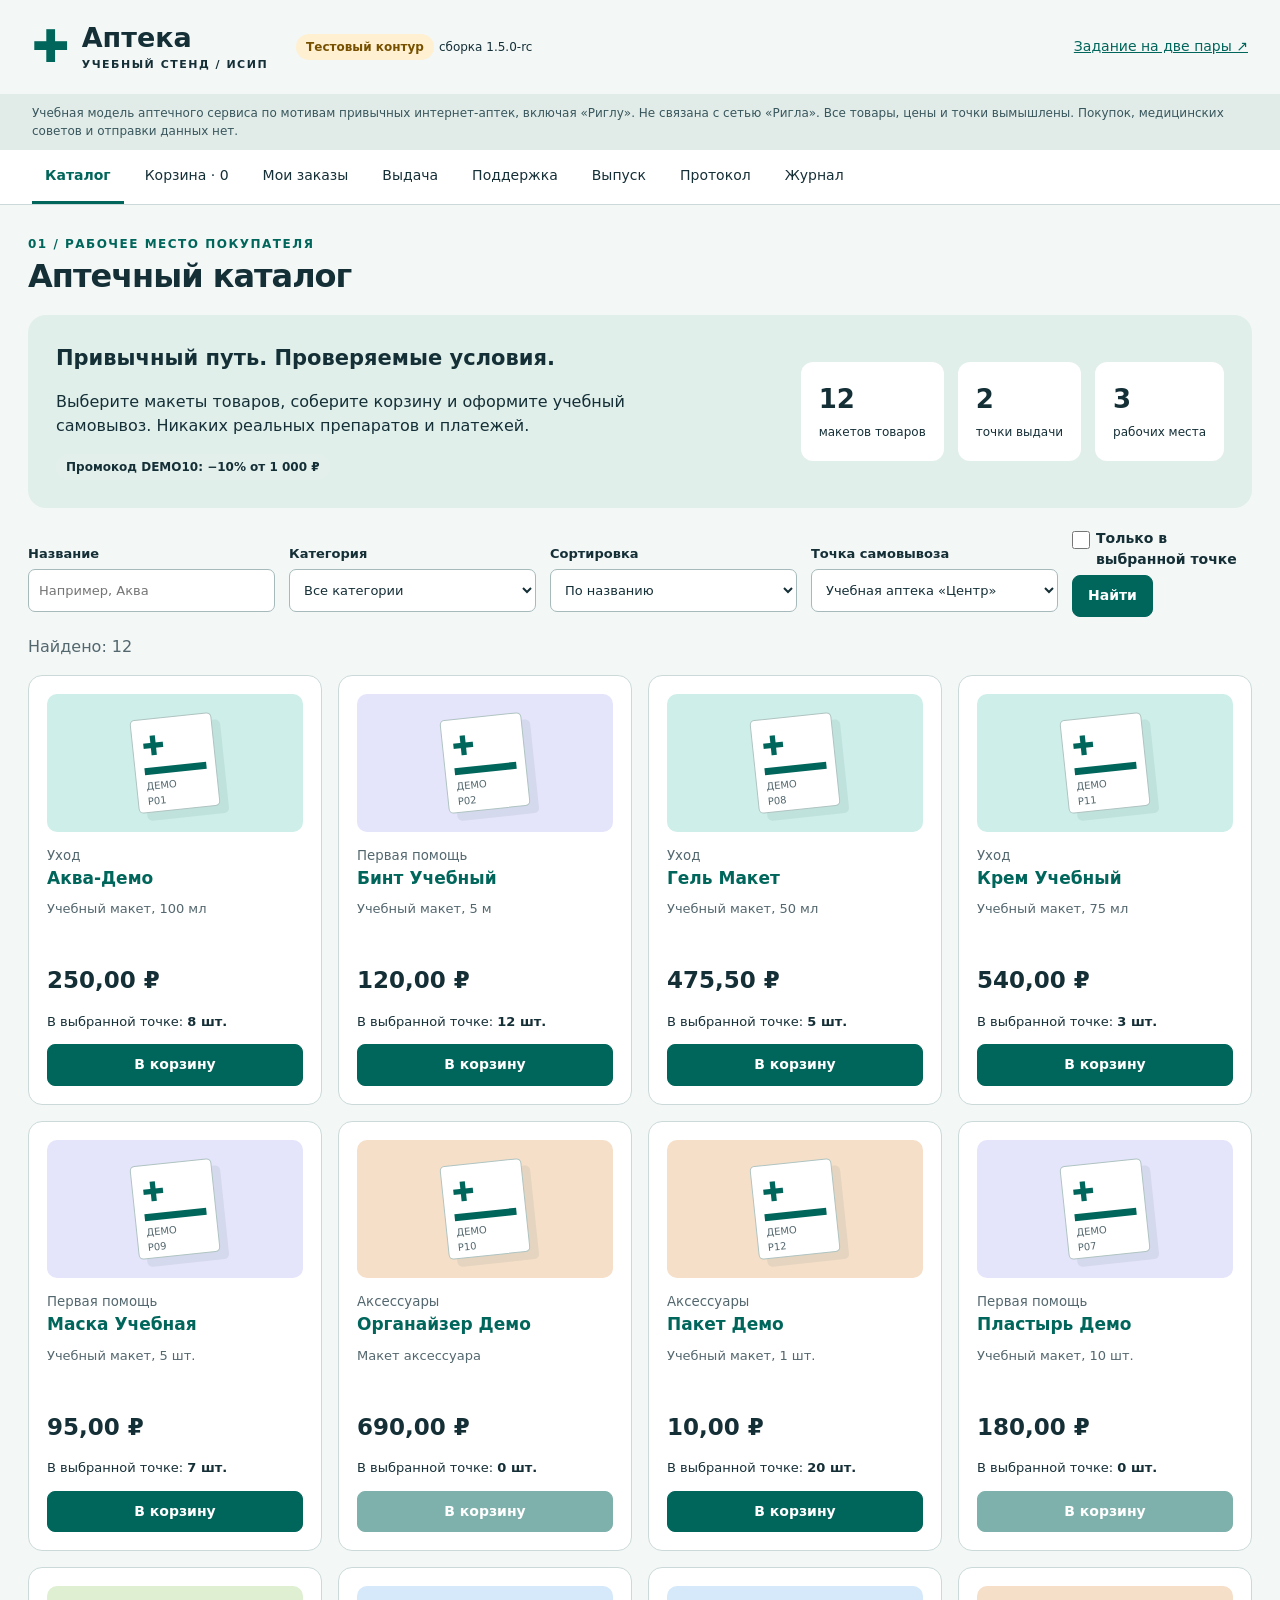
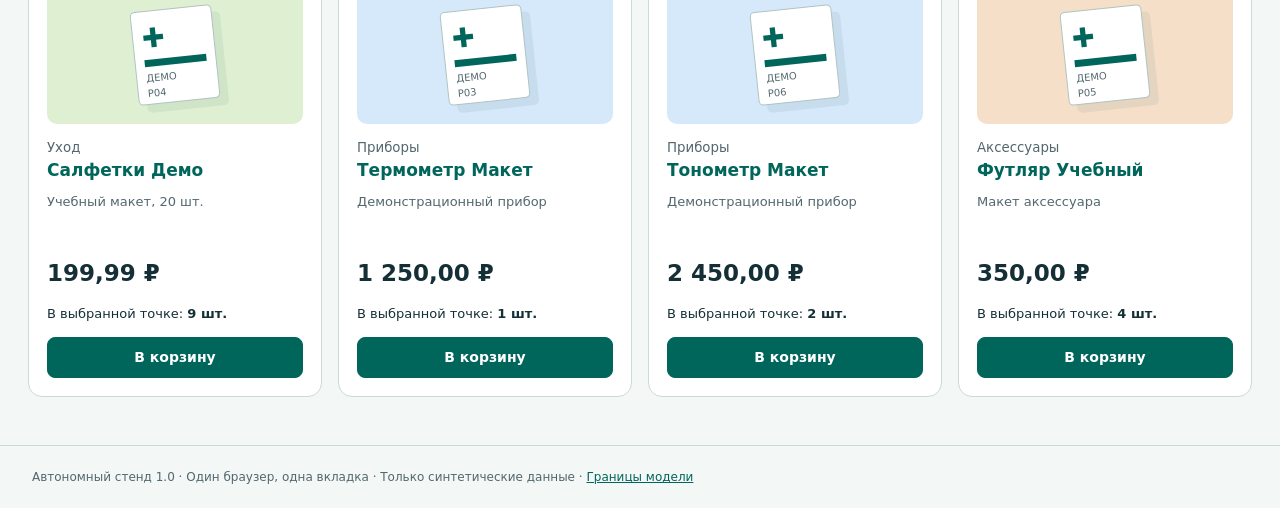
<file: index.html>
<!doctype html><html lang="ru"><head><meta charset="utf-8"><meta name="viewport" content="width=device-width,initial-scale=1"><meta name="color-scheme" content="light"><title>Аптека · учебный стенд</title><link rel="stylesheet" href="styles.css"></head><body><a class="skip" href="#main">Перейти к содержимому</a><header><div class="brand"><span class="cross" aria-hidden="true">✚</span><span>Аптека<span class="brand-sub">учебный стенд / ИСиП</span></span></div><div id="environment"></div><a class="help-link" href="practice.html">Задание на две пары ↗</a></header><div class="disclaimer">Учебная модель аптечного сервиса по мотивам привычных интернет-аптек, включая «Риглу». Не связана с сетью «Ригла». Все товары, цены и точки вымышлены. Покупок, медицинских советов и отправки данных нет.</div><nav aria-label="Основные экраны" id="nav"></nav><div id="storage-warning" role="alert" hidden></div><div id="notice" role="status" aria-live="polite"></div><main id="main" tabindex="-1"></main><footer>Автономный стенд 1.0 · Один браузер, одна вкладка · Только синтетические данные · <a href="practice.html#limits">Границы модели</a></footer><script src="data.js"></script><script src="app.js"></script></body></html>
</file>
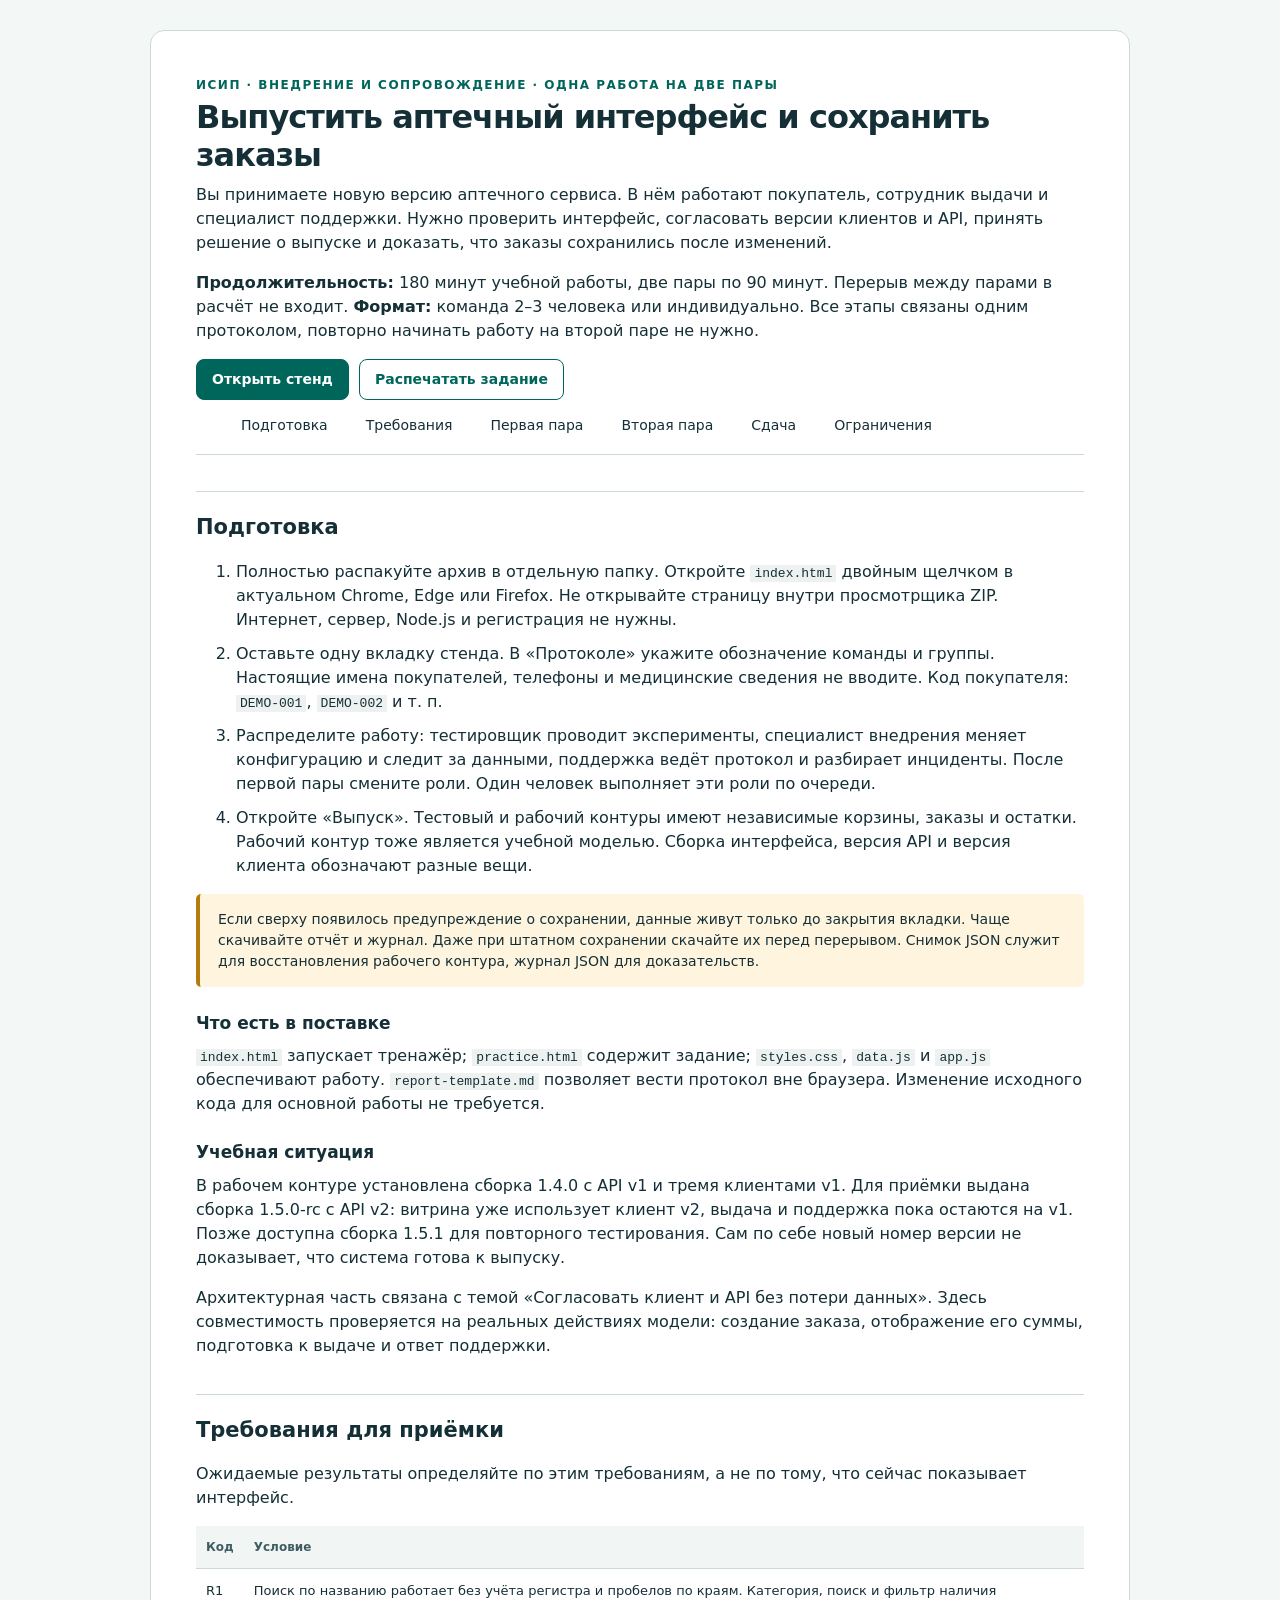
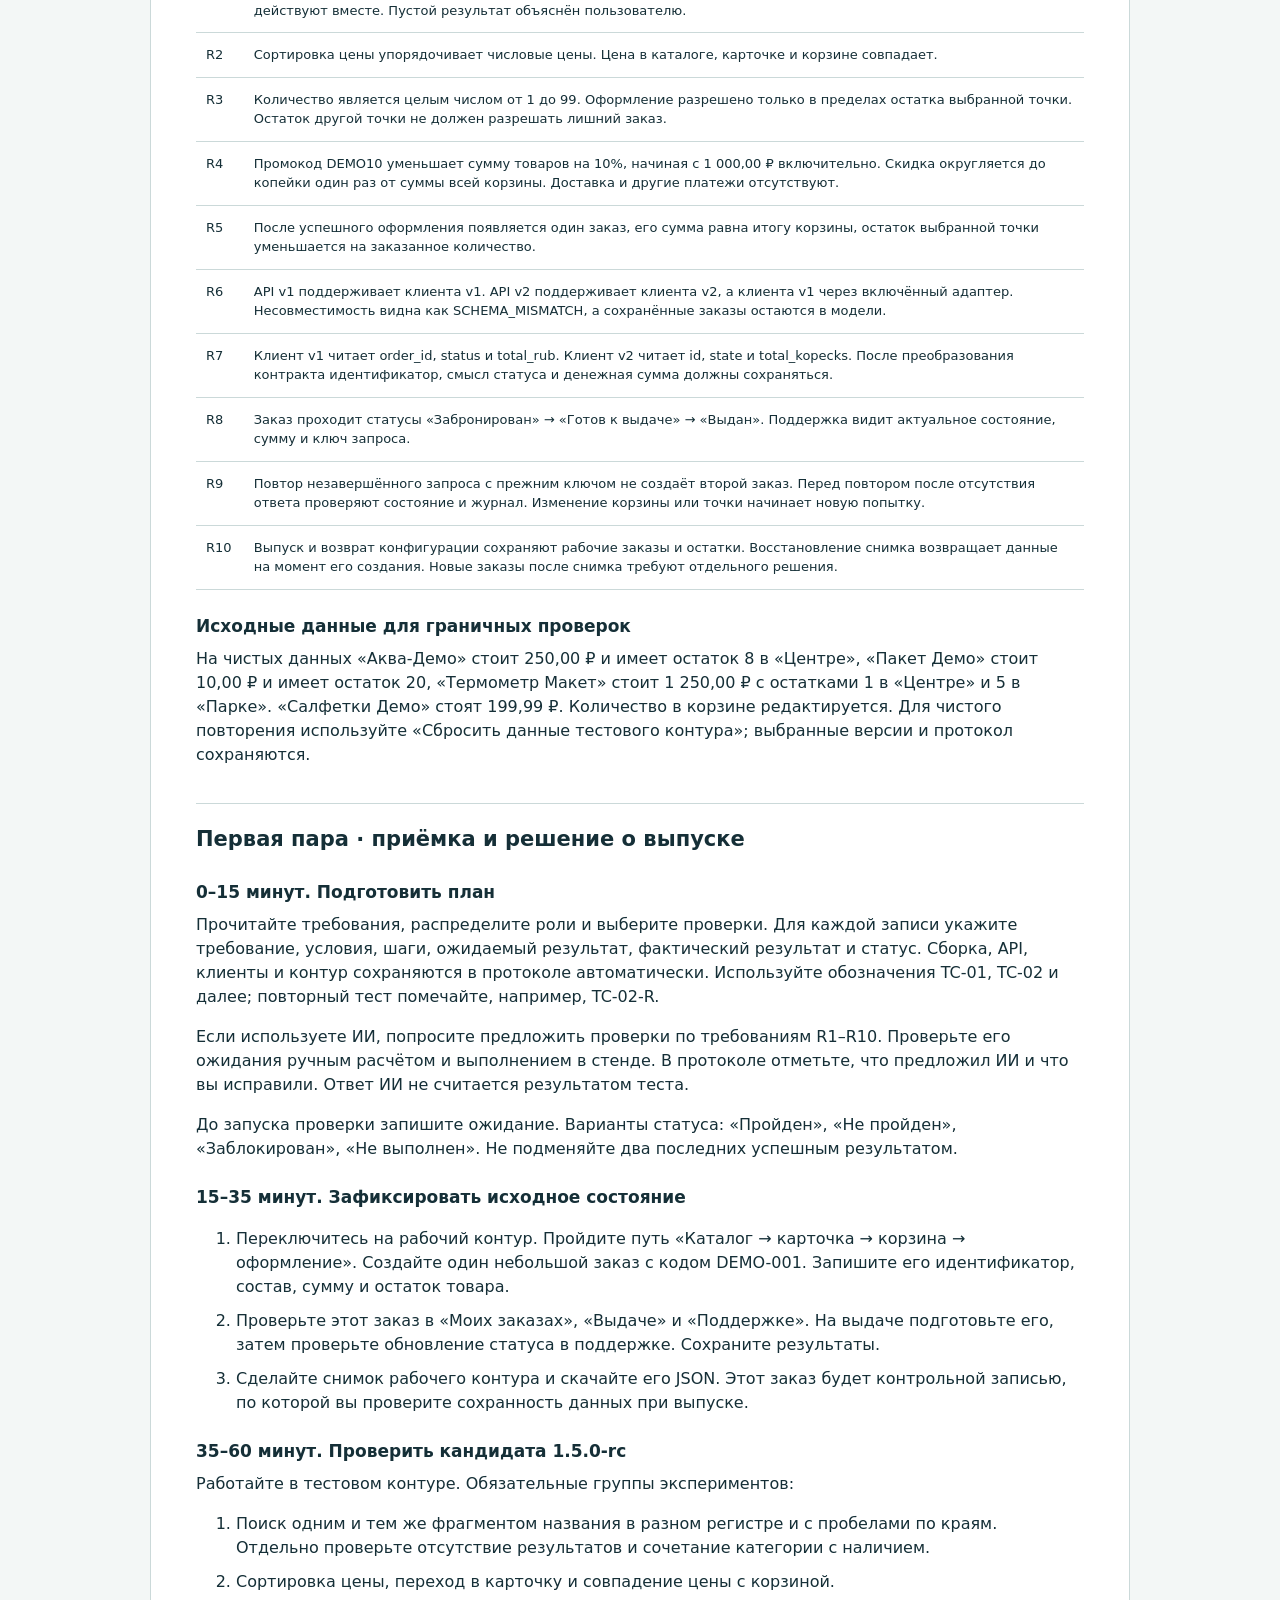
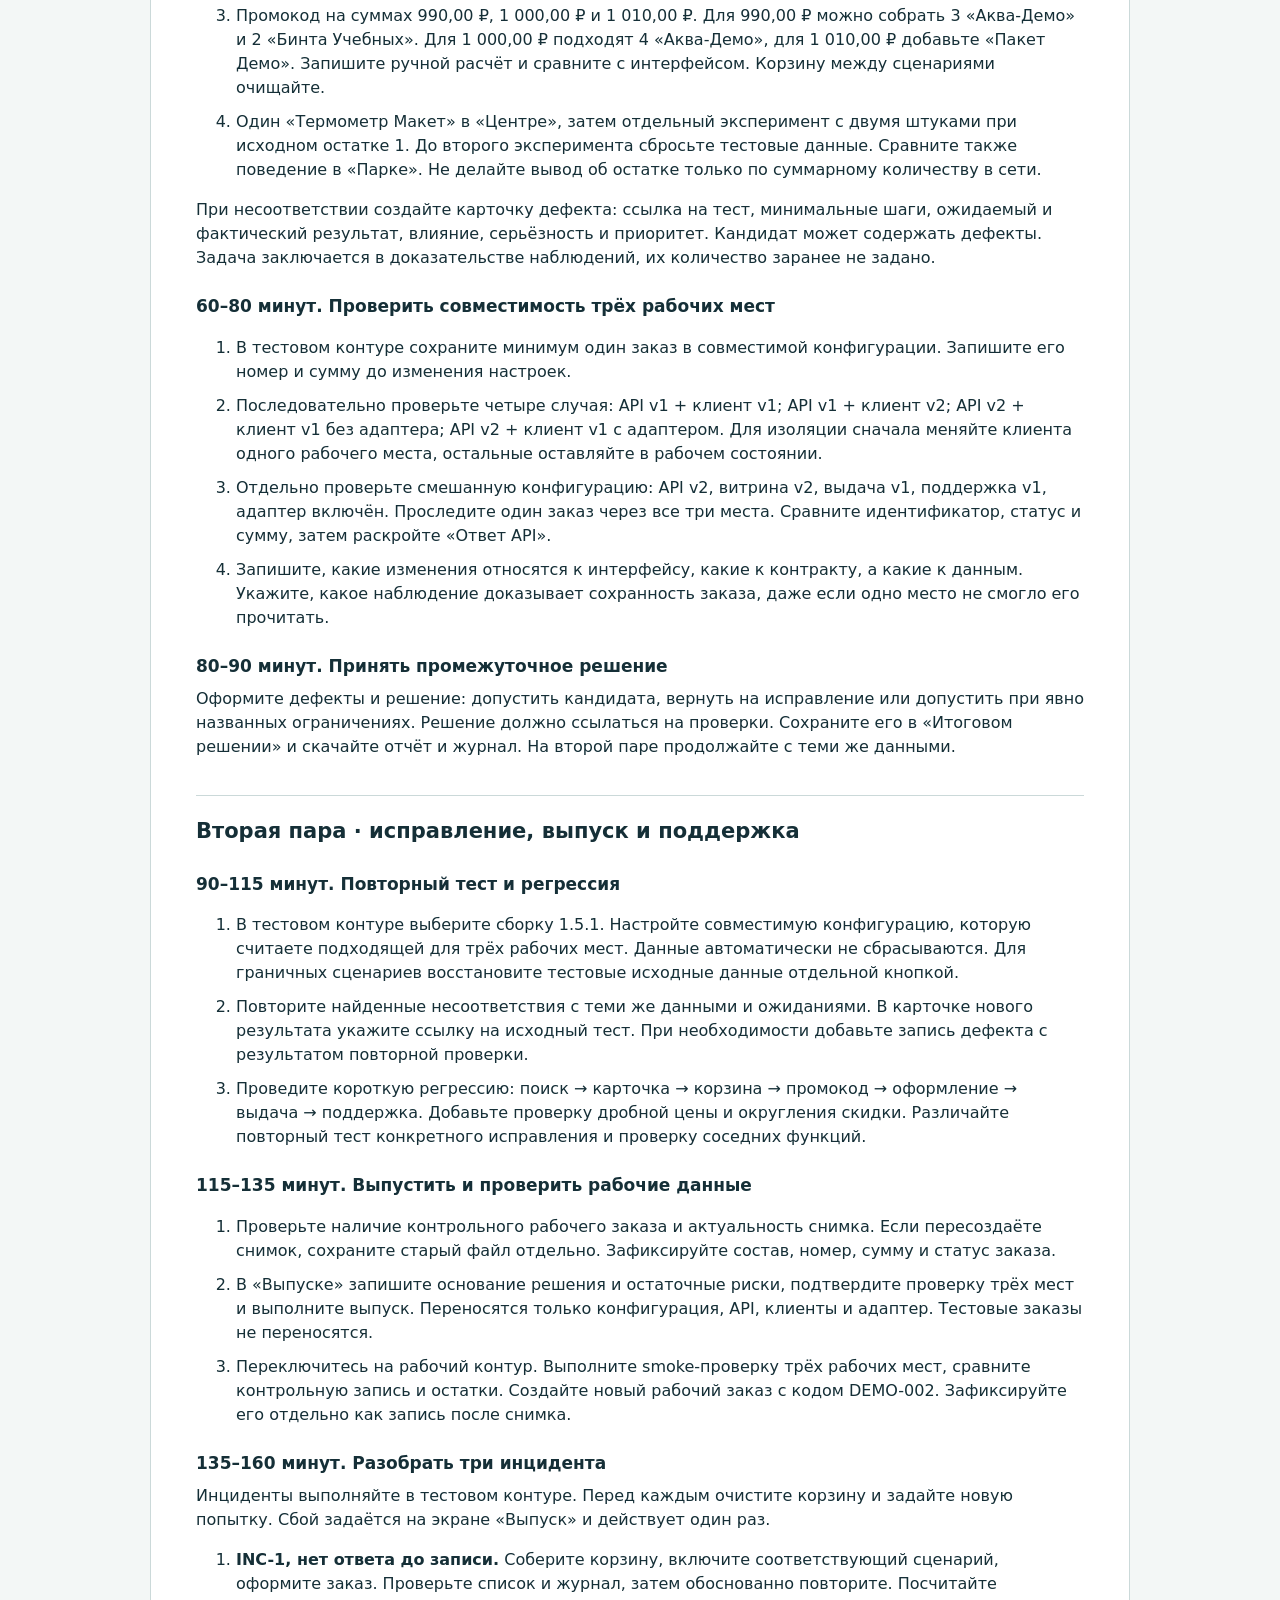
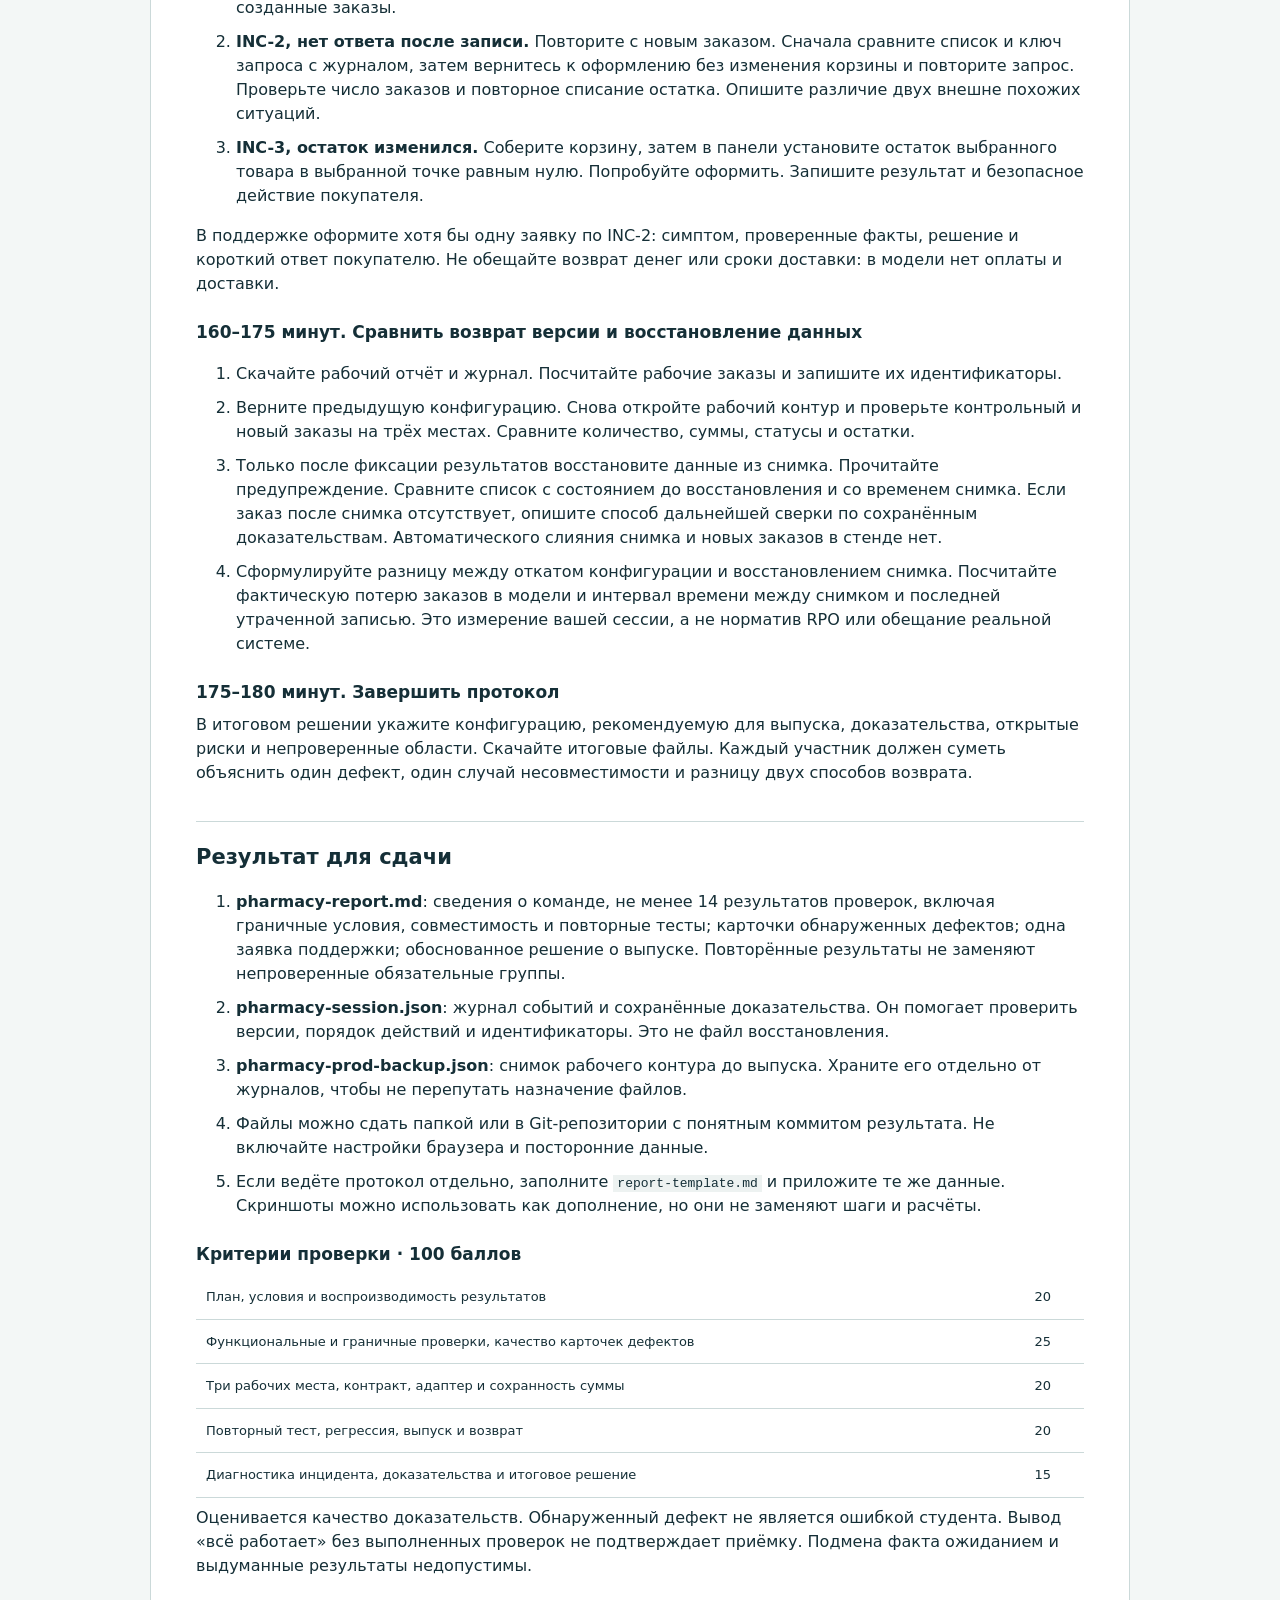
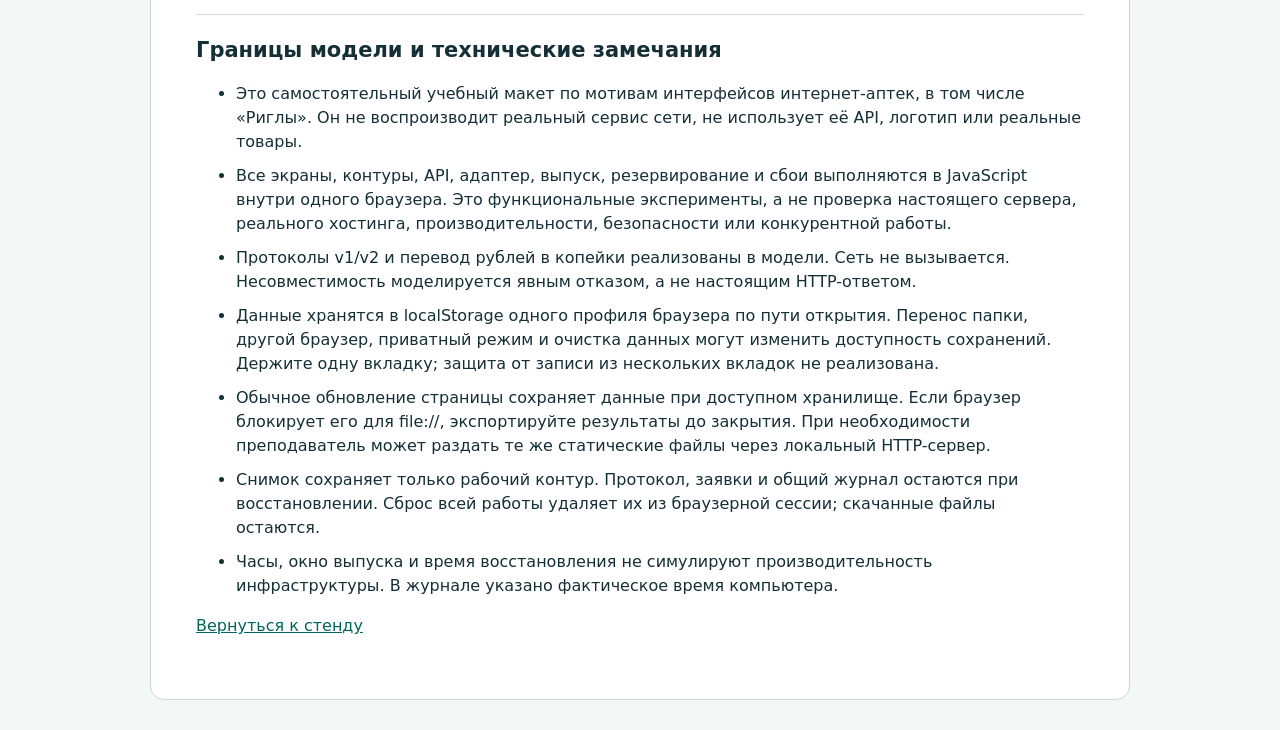
<file: practice.html>
<!doctype html><html lang="ru"><head><meta charset="utf-8"><meta name="viewport" content="width=device-width,initial-scale=1"><title>Практическая работа · Выпуск аптечного интерфейса</title><link rel="stylesheet" href="styles.css"></head><body><article class="doc"><div class="eyebrow">ИСиП · внедрение и сопровождение · одна работа на две пары</div><h1>Выпустить аптечный интерфейс и сохранить заказы</h1><p>Вы принимаете новую версию аптечного сервиса. В нём работают покупатель, сотрудник выдачи и специалист поддержки. Нужно проверить интерфейс, согласовать версии клиентов и API, принять решение о выпуске и доказать, что заказы сохранились после изменений.</p><p><b>Продолжительность:</b> 180 минут учебной работы, две пары по 90 минут. Перерыв между парами в расчёт не входит. <b>Формат:</b> команда 2–3 человека или индивидуально. Все этапы связаны одним протоколом, повторно начинать работу на второй паре не нужно.</p><div class="actions no-print"><a class="button" href="index.html">Открыть стенд</a><button class="secondary" onclick="window.print()">Распечатать задание</button></div><nav class="toc" aria-label="Разделы задания"><a href="#start">Подготовка</a><a href="#rules">Требования</a><a href="#pair1">Первая пара</a><a href="#pair2">Вторая пара</a><a href="#submit">Сдача</a><a href="#limits">Ограничения</a></nav>
<h2 id="start">Подготовка</h2><ol><li>Полностью распакуйте архив в отдельную папку. Откройте <code>index.html</code> двойным щелчком в актуальном Chrome, Edge или Firefox. Не открывайте страницу внутри просмотрщика ZIP. Интернет, сервер, Node.js и регистрация не нужны.</li><li>Оставьте одну вкладку стенда. В «Протоколе» укажите обозначение команды и группы. Настоящие имена покупателей, телефоны и медицинские сведения не вводите. Код покупателя: <code>DEMO-001</code>, <code>DEMO-002</code> и т. п.</li><li>Распределите работу: тестировщик проводит эксперименты, специалист внедрения меняет конфигурацию и следит за данными, поддержка ведёт протокол и разбирает инциденты. После первой пары смените роли. Один человек выполняет эти роли по очереди.</li><li>Откройте «Выпуск». Тестовый и рабочий контуры имеют независимые корзины, заказы и остатки. Рабочий контур тоже является учебной моделью. Сборка интерфейса, версия API и версия клиента обозначают разные вещи.</li></ol>
<div class="callout warn">Если сверху появилось предупреждение о сохранении, данные живут только до закрытия вкладки. Чаще скачивайте отчёт и журнал. Даже при штатном сохранении скачайте их перед перерывом. Снимок JSON служит для восстановления рабочего контура, журнал JSON для доказательств.</div>
<h3>Что есть в поставке</h3><p><code>index.html</code> запускает тренажёр; <code>practice.html</code> содержит задание; <code>styles.css</code>, <code>data.js</code> и <code>app.js</code> обеспечивают работу. <code>report-template.md</code> позволяет вести протокол вне браузера. Изменение исходного кода для основной работы не требуется.</p>
<h3>Учебная ситуация</h3><p>В рабочем контуре установлена сборка 1.4.0 с API v1 и тремя клиентами v1. Для приёмки выдана сборка 1.5.0-rc с API v2: витрина уже использует клиент v2, выдача и поддержка пока остаются на v1. Позже доступна сборка 1.5.1 для повторного тестирования. Сам по себе новый номер версии не доказывает, что система готова к выпуску.</p><p>Архитектурная часть связана с темой «Согласовать клиент и API без потери данных». Здесь совместимость проверяется на реальных действиях модели: создание заказа, отображение его суммы, подготовка к выдаче и ответ поддержки.</p>
<h2 id="rules">Требования для приёмки</h2><p>Ожидаемые результаты определяйте по этим требованиям, а не по тому, что сейчас показывает интерфейс.</p><div class="table-scroll"><table><thead><tr><th>Код</th><th>Условие</th></tr></thead><tbody>
<tr><td>R1</td><td>Поиск по названию работает без учёта регистра и пробелов по краям. Категория, поиск и фильтр наличия действуют вместе. Пустой результат объяснён пользователю.</td></tr>
<tr><td>R2</td><td>Сортировка цены упорядочивает числовые цены. Цена в каталоге, карточке и корзине совпадает.</td></tr>
<tr><td>R3</td><td>Количество является целым числом от 1 до 99. Оформление разрешено только в пределах остатка выбранной точки. Остаток другой точки не должен разрешать лишний заказ.</td></tr>
<tr><td>R4</td><td>Промокод DEMO10 уменьшает сумму товаров на 10%, начиная с 1 000,00 ₽ включительно. Скидка округляется до копейки один раз от суммы всей корзины. Доставка и другие платежи отсутствуют.</td></tr>
<tr><td>R5</td><td>После успешного оформления появляется один заказ, его сумма равна итогу корзины, остаток выбранной точки уменьшается на заказанное количество.</td></tr>
<tr><td>R6</td><td>API v1 поддерживает клиента v1. API v2 поддерживает клиента v2, а клиента v1 через включённый адаптер. Несовместимость видна как SCHEMA_MISMATCH, а сохранённые заказы остаются в модели.</td></tr>
<tr><td>R7</td><td>Клиент v1 читает order_id, status и total_rub. Клиент v2 читает id, state и total_kopecks. После преобразования контракта идентификатор, смысл статуса и денежная сумма должны сохраняться.</td></tr>
<tr><td>R8</td><td>Заказ проходит статусы «Забронирован» → «Готов к выдаче» → «Выдан». Поддержка видит актуальное состояние, сумму и ключ запроса.</td></tr>
<tr><td>R9</td><td>Повтор незавершённого запроса с прежним ключом не создаёт второй заказ. Перед повтором после отсутствия ответа проверяют состояние и журнал. Изменение корзины или точки начинает новую попытку.</td></tr>
<tr><td>R10</td><td>Выпуск и возврат конфигурации сохраняют рабочие заказы и остатки. Восстановление снимка возвращает данные на момент его создания. Новые заказы после снимка требуют отдельного решения.</td></tr>
</tbody></table></div>
<h3>Исходные данные для граничных проверок</h3><p>На чистых данных «Аква-Демо» стоит 250,00 ₽ и имеет остаток 8 в «Центре», «Пакет Демо» стоит 10,00 ₽ и имеет остаток 20, «Термометр Макет» стоит 1 250,00 ₽ с остатками 1 в «Центре» и 5 в «Парке». «Салфетки Демо» стоят 199,99 ₽. Количество в корзине редактируется. Для чистого повторения используйте «Сбросить данные тестового контура»; выбранные версии и протокол сохраняются.</p>
<h2 id="pair1">Первая пара · приёмка и решение о выпуске</h2>
<h3>0–15 минут. Подготовить план</h3><p>Прочитайте требования, распределите роли и выберите проверки. Для каждой записи укажите требование, условия, шаги, ожидаемый результат, фактический результат и статус. Сборка, API, клиенты и контур сохраняются в протоколе автоматически. Используйте обозначения TC-01, TC-02 и далее; повторный тест помечайте, например, TC-02-R.</p><p>Если используете ИИ, попросите предложить проверки по требованиям R1–R10. Проверьте его ожидания ручным расчётом и выполнением в стенде. В протоколе отметьте, что предложил ИИ и что вы исправили. Ответ ИИ не считается результатом теста.</p><p>До запуска проверки запишите ожидание. Варианты статуса: «Пройден», «Не пройден», «Заблокирован», «Не выполнен». Не подменяйте два последних успешным результатом.</p>
<h3>15–35 минут. Зафиксировать исходное состояние</h3><ol><li>Переключитесь на рабочий контур. Пройдите путь «Каталог → карточка → корзина → оформление». Создайте один небольшой заказ с кодом DEMO-001. Запишите его идентификатор, состав, сумму и остаток товара.</li><li>Проверьте этот заказ в «Моих заказах», «Выдаче» и «Поддержке». На выдаче подготовьте его, затем проверьте обновление статуса в поддержке. Сохраните результаты.</li><li>Сделайте снимок рабочего контура и скачайте его JSON. Этот заказ будет контрольной записью, по которой вы проверите сохранность данных при выпуске.</li></ol>
<h3>35–60 минут. Проверить кандидата 1.5.0-rc</h3><p>Работайте в тестовом контуре. Обязательные группы экспериментов:</p><ol><li>Поиск одним и тем же фрагментом названия в разном регистре и с пробелами по краям. Отдельно проверьте отсутствие результатов и сочетание категории с наличием.</li><li>Сортировка цены, переход в карточку и совпадение цены с корзиной.</li><li>Промокод на суммах 990,00 ₽, 1 000,00 ₽ и 1 010,00 ₽. Для 990,00 ₽ можно собрать 3 «Аква-Демо» и 2 «Бинта Учебных». Для 1 000,00 ₽ подходят 4 «Аква-Демо», для 1 010,00 ₽ добавьте «Пакет Демо». Запишите ручной расчёт и сравните с интерфейсом. Корзину между сценариями очищайте.</li><li>Один «Термометр Макет» в «Центре», затем отдельный эксперимент с двумя штуками при исходном остатке 1. До второго эксперимента сбросьте тестовые данные. Сравните также поведение в «Парке». Не делайте вывод об остатке только по суммарному количеству в сети.</li></ol><p>При несоответствии создайте карточку дефекта: ссылка на тест, минимальные шаги, ожидаемый и фактический результат, влияние, серьёзность и приоритет. Кандидат может содержать дефекты. Задача заключается в доказательстве наблюдений, их количество заранее не задано.</p>
<h3>60–80 минут. Проверить совместимость трёх рабочих мест</h3><ol><li>В тестовом контуре сохраните минимум один заказ в совместимой конфигурации. Запишите его номер и сумму до изменения настроек.</li><li>Последовательно проверьте четыре случая: API v1 + клиент v1; API v1 + клиент v2; API v2 + клиент v1 без адаптера; API v2 + клиент v1 с адаптером. Для изоляции сначала меняйте клиента одного рабочего места, остальные оставляйте в рабочем состоянии.</li><li>Отдельно проверьте смешанную конфигурацию: API v2, витрина v2, выдача v1, поддержка v1, адаптер включён. Проследите один заказ через все три места. Сравните идентификатор, статус и сумму, затем раскройте «Ответ API».</li><li>Запишите, какие изменения относятся к интерфейсу, какие к контракту, а какие к данным. Укажите, какое наблюдение доказывает сохранность заказа, даже если одно место не смогло его прочитать.</li></ol>
<h3>80–90 минут. Принять промежуточное решение</h3><p>Оформите дефекты и решение: допустить кандидата, вернуть на исправление или допустить при явно названных ограничениях. Решение должно ссылаться на проверки. Сохраните его в «Итоговом решении» и скачайте отчёт и журнал. На второй паре продолжайте с теми же данными.</p>
<h2 id="pair2">Вторая пара · исправление, выпуск и поддержка</h2>
<h3>90–115 минут. Повторный тест и регрессия</h3><ol><li>В тестовом контуре выберите сборку 1.5.1. Настройте совместимую конфигурацию, которую считаете подходящей для трёх рабочих мест. Данные автоматически не сбрасываются. Для граничных сценариев восстановите тестовые исходные данные отдельной кнопкой.</li><li>Повторите найденные несоответствия с теми же данными и ожиданиями. В карточке нового результата укажите ссылку на исходный тест. При необходимости добавьте запись дефекта с результатом повторной проверки.</li><li>Проведите короткую регрессию: поиск → карточка → корзина → промокод → оформление → выдача → поддержка. Добавьте проверку дробной цены и округления скидки. Различайте повторный тест конкретного исправления и проверку соседних функций.</li></ol>
<h3>115–135 минут. Выпустить и проверить рабочие данные</h3><ol><li>Проверьте наличие контрольного рабочего заказа и актуальность снимка. Если пересоздаёте снимок, сохраните старый файл отдельно. Зафиксируйте состав, номер, сумму и статус заказа.</li><li>В «Выпуске» запишите основание решения и остаточные риски, подтвердите проверку трёх мест и выполните выпуск. Переносятся только конфигурация, API, клиенты и адаптер. Тестовые заказы не переносятся.</li><li>Переключитесь на рабочий контур. Выполните smoke-проверку трёх рабочих мест, сравните контрольную запись и остатки. Создайте новый рабочий заказ с кодом DEMO-002. Зафиксируйте его отдельно как запись после снимка.</li></ol>
<h3>135–160 минут. Разобрать три инцидента</h3><p>Инциденты выполняйте в тестовом контуре. Перед каждым очистите корзину и задайте новую попытку. Сбой задаётся на экране «Выпуск» и действует один раз.</p><ol><li><b>INC-1, нет ответа до записи.</b> Соберите корзину, включите соответствующий сценарий, оформите заказ. Проверьте список и журнал, затем обоснованно повторите. Посчитайте созданные заказы.</li><li><b>INC-2, нет ответа после записи.</b> Повторите с новым заказом. Сначала сравните список и ключ запроса с журналом, затем вернитесь к оформлению без изменения корзины и повторите запрос. Проверьте число заказов и повторное списание остатка. Опишите различие двух внешне похожих ситуаций.</li><li><b>INC-3, остаток изменился.</b> Соберите корзину, затем в панели установите остаток выбранного товара в выбранной точке равным нулю. Попробуйте оформить. Запишите результат и безопасное действие покупателя.</li></ol><p>В поддержке оформите хотя бы одну заявку по INC-2: симптом, проверенные факты, решение и короткий ответ покупателю. Не обещайте возврат денег или сроки доставки: в модели нет оплаты и доставки.</p>
<h3>160–175 минут. Сравнить возврат версии и восстановление данных</h3><ol><li>Скачайте рабочий отчёт и журнал. Посчитайте рабочие заказы и запишите их идентификаторы.</li><li>Верните предыдущую конфигурацию. Снова откройте рабочий контур и проверьте контрольный и новый заказы на трёх местах. Сравните количество, суммы, статусы и остатки.</li><li>Только после фиксации результатов восстановите данные из снимка. Прочитайте предупреждение. Сравните список с состоянием до восстановления и со временем снимка. Если заказ после снимка отсутствует, опишите способ дальнейшей сверки по сохранённым доказательствам. Автоматического слияния снимка и новых заказов в стенде нет.</li><li>Сформулируйте разницу между откатом конфигурации и восстановлением снимка. Посчитайте фактическую потерю заказов в модели и интервал времени между снимком и последней утраченной записью. Это измерение вашей сессии, а не норматив RPO или обещание реальной системе.</li></ol>
<h3>175–180 минут. Завершить протокол</h3><p>В итоговом решении укажите конфигурацию, рекомендуемую для выпуска, доказательства, открытые риски и непроверенные области. Скачайте итоговые файлы. Каждый участник должен суметь объяснить один дефект, один случай несовместимости и разницу двух способов возврата.</p>
<h2 id="submit">Результат для сдачи</h2><ol><li><b>pharmacy-report.md</b>: сведения о команде, не менее 14 результатов проверок, включая граничные условия, совместимость и повторные тесты; карточки обнаруженных дефектов; одна заявка поддержки; обоснованное решение о выпуске. Повторённые результаты не заменяют непроверенные обязательные группы.</li><li><b>pharmacy-session.json</b>: журнал событий и сохранённые доказательства. Он помогает проверить версии, порядок действий и идентификаторы. Это не файл восстановления.</li><li><b>pharmacy-prod-backup.json</b>: снимок рабочего контура до выпуска. Храните его отдельно от журналов, чтобы не перепутать назначение файлов.</li><li>Файлы можно сдать папкой или в Git-репозитории с понятным коммитом результата. Не включайте настройки браузера и посторонние данные.</li><li>Если ведёте протокол отдельно, заполните <code>report-template.md</code> и приложите те же данные. Скриншоты можно использовать как дополнение, но они не заменяют шаги и расчёты.</li></ol>
<h3>Критерии проверки · 100 баллов</h3><div class="table-scroll"><table><tbody><tr><td>План, условия и воспроизводимость результатов</td><td>20</td></tr><tr><td>Функциональные и граничные проверки, качество карточек дефектов</td><td>25</td></tr><tr><td>Три рабочих места, контракт, адаптер и сохранность суммы</td><td>20</td></tr><tr><td>Повторный тест, регрессия, выпуск и возврат</td><td>20</td></tr><tr><td>Диагностика инцидента, доказательства и итоговое решение</td><td>15</td></tr></tbody></table></div><p>Оценивается качество доказательств. Обнаруженный дефект не является ошибкой студента. Вывод «всё работает» без выполненных проверок не подтверждает приёмку. Подмена факта ожиданием и выдуманные результаты недопустимы.</p>
<h2 id="limits">Границы модели и технические замечания</h2><ul><li>Это самостоятельный учебный макет по мотивам интерфейсов интернет-аптек, в том числе «Риглы». Он не воспроизводит реальный сервис сети, не использует её API, логотип или реальные товары.</li><li>Все экраны, контуры, API, адаптер, выпуск, резервирование и сбои выполняются в JavaScript внутри одного браузера. Это функциональные эксперименты, а не проверка настоящего сервера, реального хостинга, производительности, безопасности или конкурентной работы.</li><li>Протоколы v1/v2 и перевод рублей в копейки реализованы в модели. Сеть не вызывается. Несовместимость моделируется явным отказом, а не настоящим HTTP-ответом.</li><li>Данные хранятся в localStorage одного профиля браузера по пути открытия. Перенос папки, другой браузер, приватный режим и очистка данных могут изменить доступность сохранений. Держите одну вкладку; защита от записи из нескольких вкладок не реализована.</li><li>Обычное обновление страницы сохраняет данные при доступном хранилище. Если браузер блокирует его для file://, экспортируйте результаты до закрытия. При необходимости преподаватель может раздать те же статические файлы через локальный HTTP-сервер.</li><li>Снимок сохраняет только рабочий контур. Протокол, заявки и общий журнал остаются при восстановлении. Сброс всей работы удаляет их из браузерной сессии; скачанные файлы остаются.</li><li>Часы, окно выпуска и время восстановления не симулируют производительность инфраструктуры. В журнале указано фактическое время компьютера.</li></ul><p><a href="index.html">Вернуться к стенду</a></p></article></body></html>
</file>
<file: styles.css>
:root{--ink:#152f37;--muted:#53676e;--green:#00665b;--mint:#d9eee8;--line:#cbd9d9;--bg:#f3f7f6;--red:#a12525;--orange:#885900;--white:#fff}*{box-sizing:border-box}body{margin:0;background:var(--bg);color:var(--ink);font:16px/1.5 system-ui,-apple-system,Segoe UI,sans-serif}a{color:var(--green)}header{max-width:1400px;margin:auto;display:flex;align-items:center;gap:28px;padding:22px 32px}.brand{display:flex;align-items:center;gap:12px;font-size:27px;font-weight:800;line-height:1.1}.brand-sub{font-size:11px;text-transform:uppercase;letter-spacing:1.5px;display:block;margin-top:6px}.cross{color:var(--green);font-size:45px}.help-link{margin-left:auto;font-size:14px}.disclaimer{padding:10px 32px;background:#e1ece9;color:#38565c;font-size:12px}nav{padding:0 32px;background:#fff;border-bottom:1px solid var(--line);display:flex;gap:8px;overflow:auto}nav a{padding:15px 13px;color:var(--ink);text-decoration:none;white-space:nowrap;border-bottom:3px solid transparent;font-size:14px}nav a[aria-current=page]{border-color:var(--green);font-weight:750;color:var(--green)}main{max-width:1340px;min-height:65vh;margin:0 auto;padding:30px 28px 48px}h1{font-size:32px;letter-spacing:-1px;margin:4px 0 8px;line-height:1.2}h2{font-size:21px;margin:0 0 16px}h3{font-size:17px;margin:8px 0}p{margin:8px 0 16px}.eyebrow{text-transform:uppercase;letter-spacing:1.5px;font-weight:700;font-size:12px;color:var(--green)}.muted,small{color:var(--muted)}.hero{display:grid;grid-template-columns:1.5fr 1fr;gap:30px;padding:28px;background:#e0efea;border-radius:18px;margin:20px 0}.hero p{max-width:650px}.metrics{display:flex;gap:14px;align-items:center;justify-content:flex-end}.metric{padding:18px;background:#fff;border-radius:12px;min-width:112px}.metric strong{display:block;font-size:26px}.metric span{font-size:12px}.panel{background:#fff;border:1px solid var(--line);border-radius:14px;padding:24px;margin:18px 0}.toolbar{display:flex;gap:14px;align-items:end;flex-wrap:wrap;margin:18px 0}.toolbar>*{flex:1;min-width:160px}.toolbar .small-field{max-width:180px}.grid{display:grid;grid-template-columns:repeat(4,minmax(0,1fr));gap:16px}.card{background:#fff;border:1px solid var(--line);border-radius:14px;padding:18px;display:flex;flex-direction:column}.product-art{height:138px;border-radius:10px;display:flex;align-items:center;justify-content:center;margin-bottom:14px;background:var(--art,#deeee9)}.box-art{position:relative;width:82px;height:94px;border:1px solid #afc4c1;border-radius:5px;background:#fff;box-shadow:8px 8px 0 #446b6b18;padding:13px 9px;font-size:10px;color:#53676e;transform:rotate(-6deg)}.box-art b{display:block;font-size:27px;line-height:1;color:var(--green)}.box-art em{font-style:normal;display:block;border-top:7px solid var(--green);margin-top:8px;padding-top:4px}.card h2{font-size:17px;margin:0}.card h2 a{text-decoration:none}.card .form{font-size:13px;min-height:38px}.price{font-size:23px;font-weight:800;margin:10px 0}.stock{font-size:13px;margin:4px 0 13px}.card button{margin-top:auto;width:100%}button,.button{font:inherit;font-size:14px;font-weight:650;border-radius:8px;border:1px solid var(--green);padding:10px 15px;background:var(--green);color:#fff;cursor:pointer;text-decoration:none;display:inline-block;line-height:1.4}button:hover,.button:hover{background:#004e46}button.secondary,.button.secondary{background:#fff;color:var(--green)}button.danger{background:#fff;color:var(--red);border-color:#c58282}button:disabled{cursor:not-allowed;opacity:.5}input,select,textarea{font:inherit;color:var(--ink);border:1px solid #a6b9bb;border-radius:7px;padding:10px;background:#fff;width:100%;min-height:43px}textarea{min-height:85px;resize:vertical}input[type=checkbox]{width:18px;min-height:18px;margin:3px 6px 0 0;flex-shrink:0}.check{display:flex;align-items:flex-start;font-size:14px}.check span{padding-top:0}label{font-size:13px;font-weight:650;display:block;margin:0 0 5px}label input,label select,label textarea{display:block;margin-top:5px;font-weight:400}form .fields{display:grid;grid-template-columns:1fr 1fr;gap:16px;margin:16px 0}.full{grid-column:1/-1}.badge{display:inline-block;border-radius:20px;background:#e3efeb;font-size:12px;font-weight:650;padding:4px 10px}.badge.test{background:#fff0d1;color:#775100}.badge.prod{background:#d8eee8;color:#005749}.badge.fail{background:#fbe2df;color:var(--red)}.badge.pass{background:#d7eee2;color:#145a37}.badge.blocked{background:#eee4f7;color:#624375}.split{display:grid;grid-template-columns:1.5fr 1fr;gap:20px}.split .panel{margin:18px 0}.row{display:flex;gap:12px;align-items:center;justify-content:space-between}.actions{display:flex;gap:10px;flex-wrap:wrap;margin-top:14px}.callout{padding:15px 18px;background:#eef5f2;border-left:4px solid var(--green);border-radius:5px;margin:16px 0;font-size:14px}.callout.warn{background:#fff5df;border-color:#b47b11}.callout.error{background:#fbeae8;border-color:var(--red)}.empty{text-align:center;padding:42px;color:var(--muted)}table{border-collapse:collapse;width:100%;font-size:14px}th,td{text-align:left;padding:12px 10px;border-bottom:1px solid var(--line);vertical-align:top}th{color:#405c63;font-size:12px;background:#f1f6f4}td input[type=number]{max-width:90px}.table-scroll{overflow:auto}#notice{position:sticky;top:0;z-index:5;max-width:1284px;margin:0 auto;background:#175b50;color:#fff;border-radius:0 0 8px 8px;padding:0 18px;font-size:14px}#notice:not(:empty){padding:12px 18px}#storage-warning{padding:14px;background:#fee9dc;color:#7c261b}footer{border-top:1px solid var(--line);padding:22px 32px;color:var(--muted);font-size:12px}.skip{position:absolute;left:-10000px;top:0}.skip:focus{left:10px;z-index:10;background:#fff;padding:12px}*:focus-visible{outline:3px solid #df9700;outline-offset:3px}.detail-art{height:330px}.detail-art .box-art{transform:rotate(-5deg) scale(2)}dl{display:grid;grid-template-columns:1fr 1fr;gap:8px}dt{color:var(--muted)}dd{margin:0}code{background:#edf2f1;padding:1px 4px;font-size:13px}.timeline{padding:0;list-style:none}.timeline li{padding:12px 0;border-bottom:1px solid var(--line);font-size:13px}.timeline time{font-size:11px;color:var(--muted);display:block}.report-card{border-left:4px solid var(--green);padding:15px;margin:14px 0;background:#f4f8f6}.report-card p{white-space:pre-wrap;margin:4px 0;font-size:14px}.short{max-width:860px}.doc{max-width:980px;background:#fff;margin:30px auto;padding:45px;border:1px solid var(--line);border-radius:14px}.doc h2{margin-top:36px;border-top:1px solid var(--line);padding-top:20px}.doc h3{margin-top:24px}.doc li{margin-bottom:10px}.doc .toc{display:flex;flex-wrap:wrap;gap:12px}.doc table{font-size:13px}.mono{font-family:ui-monospace,monospace;font-size:13px}.sum{font-weight:800;font-size:24px}.inline-label{display:flex;gap:12px;align-items:center}.inline-label select{max-width:250px}.num{font-variant-numeric:tabular-nums}button.link{border:0;padding:3px;background:none;color:var(--green);text-decoration:underline}details{margin:15px 0}summary{cursor:pointer;font-weight:650}.row-start{display:flex;gap:12px;align-items:flex-start}.counter{font-size:12px}.logbox{max-height:480px;overflow:auto}.disabled-note{font-size:12px;color:var(--muted)}@media(max-width:1050px){.grid{grid-template-columns:repeat(3,minmax(0,1fr))}.hero{grid-template-columns:1fr}.metrics{justify-content:start}.split{grid-template-columns:1fr}}@media(max-width:730px){header{padding:15px 18px;flex-wrap:wrap;gap:15px}.help-link{margin-left:0}.brand{font-size:24px}.disclaimer{padding:12px 18px}nav{padding:0 10px}.grid{grid-template-columns:repeat(2,minmax(0,1fr))}main{padding:22px 16px}.hero{padding:20px}h1{font-size:27px}.panel{padding:18px}form .fields{grid-template-columns:1fr}.full{grid-column:auto}.doc{margin:0;padding:24px 18px;border:0;border-radius:0}.row{align-items:start;flex-wrap:wrap}.metric{min-width:90px;padding:14px}th,td{padding:9px 7px}}@media(max-width:430px){.grid{grid-template-columns:1fr}.product-art{height:150px}.toolbar>*{min-width:100%}.metrics{gap:8px}.metric{min-width:86px}.brand-sub{font-size:10px}}@media print{header,nav,#notice,footer,.no-print{display:none}.doc{margin:0;padding:0;border:0}body{background:white;font-size:11pt}.doc h2{break-after:avoid}a{color:inherit;text-decoration:none}.panel{break-inside:avoid}}

.mono{white-space:pre-wrap;overflow-wrap:anywhere}
</file>
